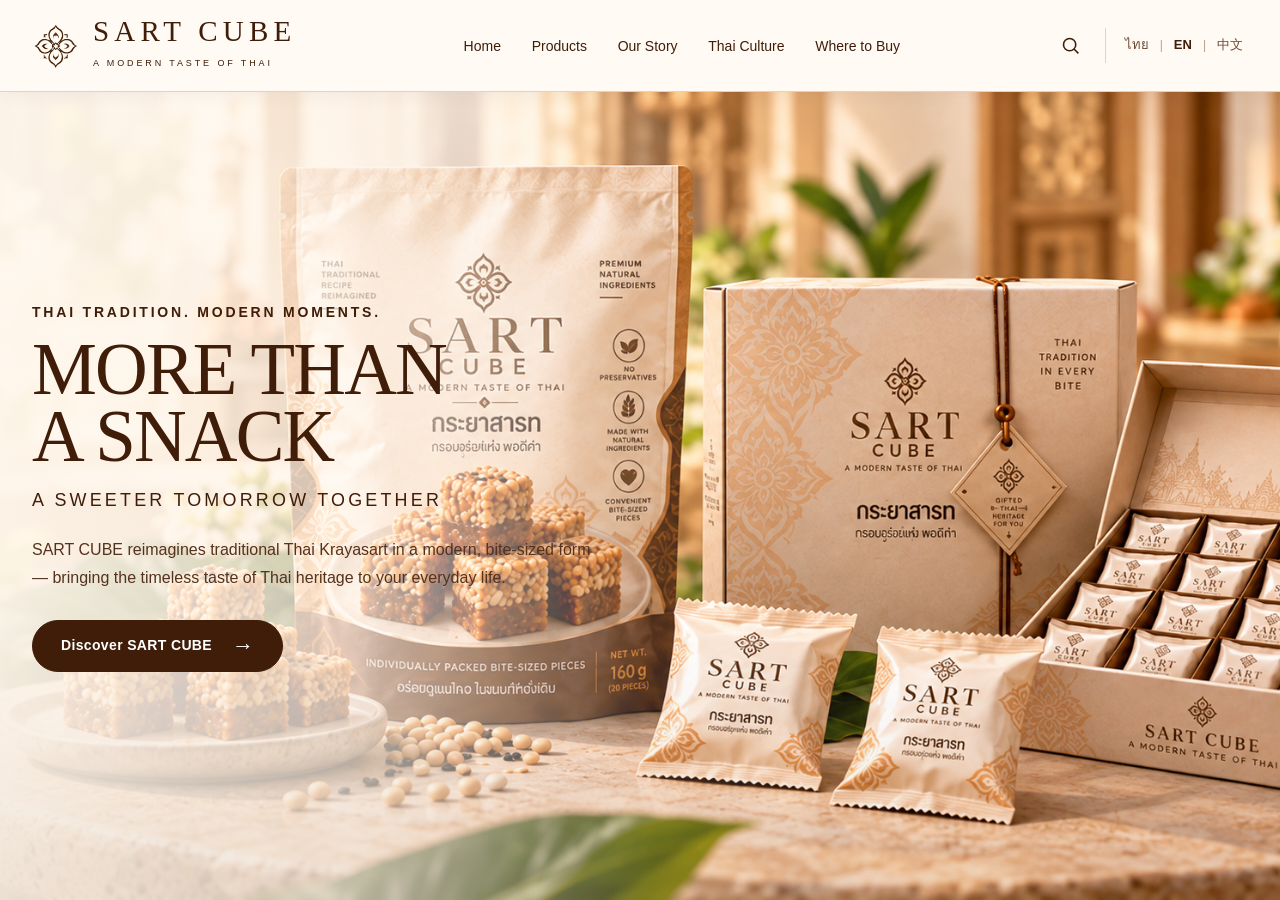
<file: index.html>
<!doctype html>
<html lang="en">
<head>
  <meta charset="utf-8"><meta name="viewport" content="width=device-width,initial-scale=1">
  <meta name="description" content="SART CUBE — Thai heritage in a modern bite.">
  <title>SART CUBE — More Than a Snack</title>
  <link rel="icon" type="image/png" href="assets/kanok-logo.png"><link rel="stylesheet" href="assets/site.css">
</head>
<body>
  <header class="site-header"><nav class="site-nav container" aria-label="Primary navigation">
    <a class="brand" href="index.html" aria-label="SART CUBE"><img class="brand-logo" src="assets/kanok-logo.png" alt=""><span><span class="brand-name">SART CUBE</span><span class="brand-tag"><br>A MODERN TASTE OF THAI</span></span></a>
    <div class="main-menu"><a href="home.html" data-i18n="navHome">Home</a><a href="products.html" data-i18n="navProducts">Products</a><a href="story.html" data-i18n="navStory">Our Story</a><a href="culture.html" data-i18n="navCulture">Thai Culture</a><a href="buy.html" data-i18n="navBuy">Where to Buy</a></div>
    <div class="nav-tools"><button class="icon-button search-trigger" type="button" aria-label="Search"><svg viewBox="0 0 24 24" fill="none" stroke-width="1.8"><circle cx="11" cy="11" r="7"></circle><path d="m16 16 5 5"></path></svg></button><div class="language-switcher" aria-label="Language"><button class="lang" data-lang="th">ไทย</button><span>|</span><button class="lang" data-lang="en">EN</button><span>|</span><button class="lang" data-lang="zh">中文</button></div><button class="menu-toggle" type="button" aria-label="Menu" aria-expanded="false">☰</button></div>
  </nav></header>
  <main class="intro-main"><section class="intro-hero" aria-labelledby="intro-title">
    <img class="intro-background" src="assets/landing-bg.png" alt="SART CUBE Krayasart pouch, gift box and individual sachets">
    <div class="intro-content container"><div class="intro-copy"><p class="eyebrow" data-i18n="landingEye">THAI TRADITION. MODERN MOMENTS.</p><h1 class="hero-title" id="intro-title" data-i18n="landingTitle">MORE THAN<br>A SNACK</h1><p class="hero-subtitle" data-i18n="landingSub">A SWEETER TOMORROW TOGETHER</p><p class="hero-copy-text" data-i18n="landingBody">SART CUBE reimagines traditional Thai Krayasart in a modern, bite-sized form — bringing the timeless taste of Thai heritage to your everyday life.</p><a class="cta" href="home.html"><span data-i18n="discover">Discover SART CUBE</span><span class="cta-arrow" aria-hidden="true">→</span></a></div></div>
  </section></main>
  <script src="assets/site.js"></script>
</body></html>
</file>
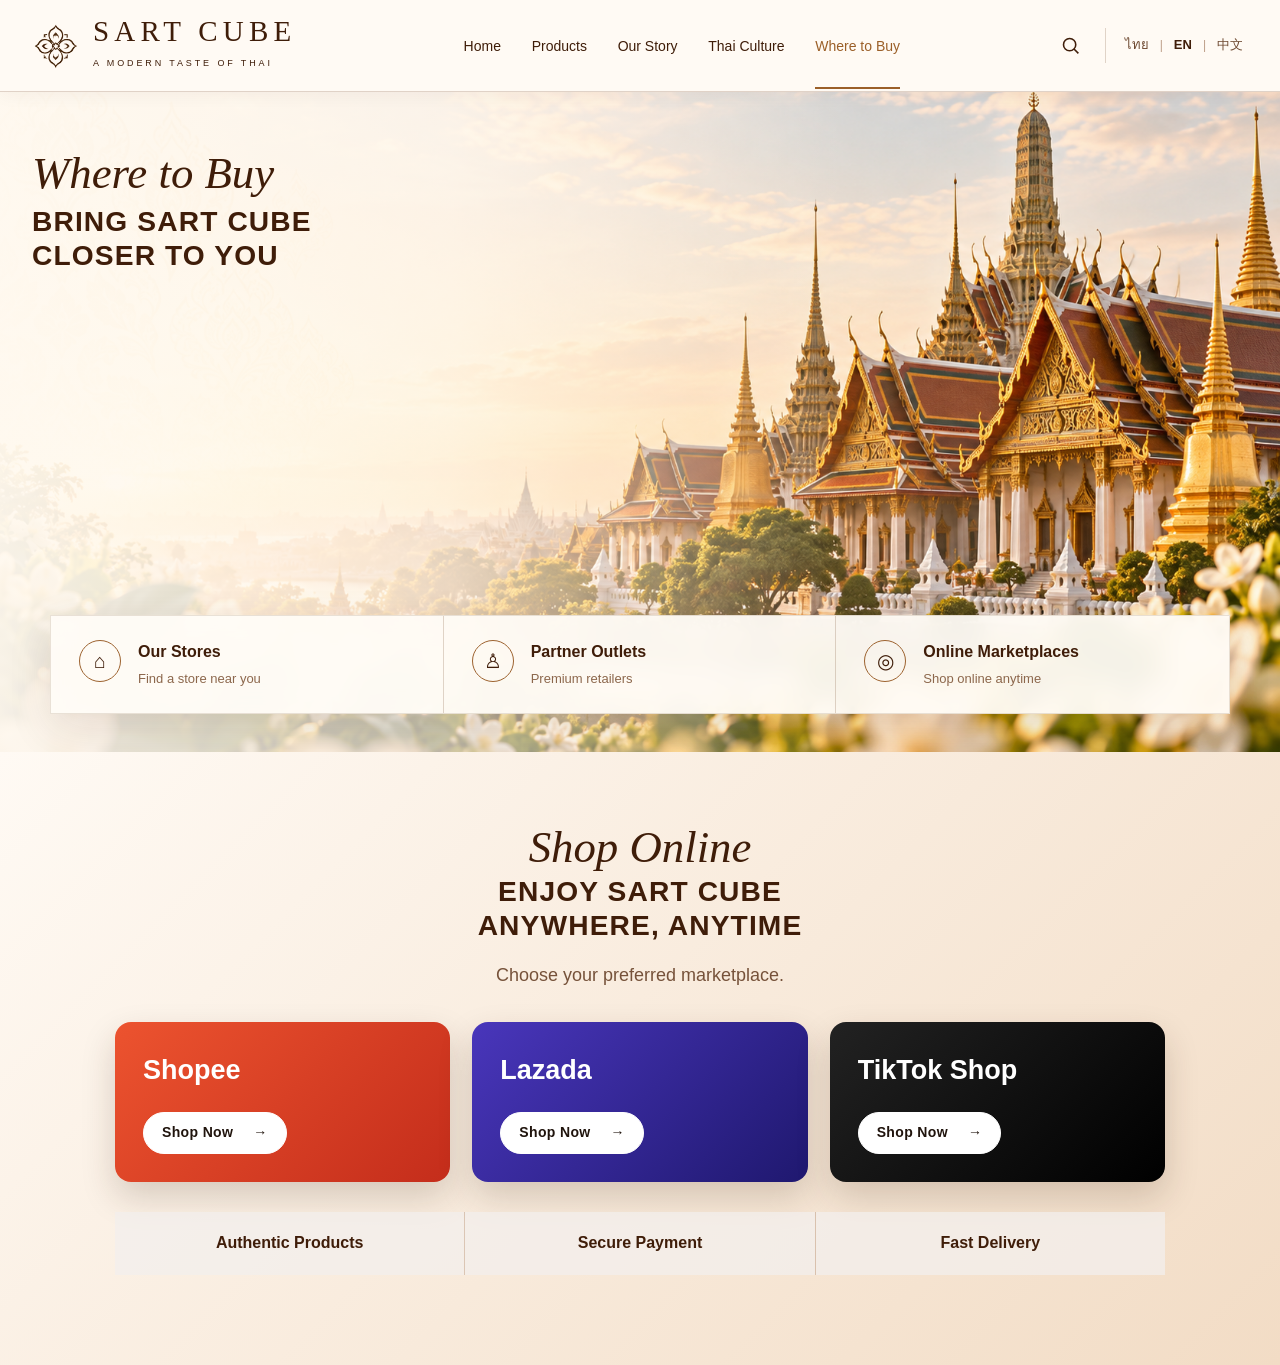
<file: buy.html>
<!doctype html>
<html lang="en"><head><meta charset="utf-8"><meta name="viewport" content="width=device-width,initial-scale=1"><meta name="description" content="Find SART CUBE in stores, partner outlets and online marketplaces."><title>Where to Buy — SART CUBE</title><link rel="icon" type="image/png" href="assets/kanok-logo.png"><link rel="stylesheet" href="assets/site.css"></head>
<body>
  <header class="site-header"><nav class="site-nav container" aria-label="Primary navigation"><a class="brand" href="index.html" aria-label="SART CUBE"><img class="brand-logo" src="assets/kanok-logo.png" alt=""><span><span class="brand-name">SART CUBE</span><span class="brand-tag"><br>A MODERN TASTE OF THAI</span></span></a><div class="main-menu"><a href="home.html" data-i18n="navHome">Home</a><a href="products.html" data-i18n="navProducts">Products</a><a href="story.html" data-i18n="navStory">Our Story</a><a href="culture.html" data-i18n="navCulture">Thai Culture</a><a class="active" href="buy.html" data-i18n="navBuy">Where to Buy</a></div><div class="nav-tools"><button class="icon-button search-trigger" type="button" aria-label="Search"><svg viewBox="0 0 24 24" fill="none" stroke-width="1.8"><circle cx="11" cy="11" r="7"></circle><path d="m16 16 5 5"></path></svg></button><div class="language-switcher"><button class="lang" data-lang="th">ไทย</button><span>|</span><button class="lang" data-lang="en">EN</button><span>|</span><button class="lang" data-lang="zh">中文</button></div><button class="menu-toggle" type="button" aria-label="Menu" aria-expanded="false">☰</button></div></nav></header>
  <main class="buy-page"><section class="buy-hero"><img src="assets/buy-bg.png" alt="Thai temple and white jasmine flowers"><div class="container"><div class="buy-copy"><h1 class="page-script" data-i18n="buyScript">Where to Buy</h1><h2 class="page-kicker" data-i18n="buyKicker">BRING SART CUBE<br>CLOSER TO YOU</h2></div></div><div class="channel-row"><article class="channel"><span class="channel-icon">⌂</span><h2 data-i18n="stores">Our Stores</h2><p data-i18n="storesSub">Find a store near you</p></article><article class="channel"><span class="channel-icon">♙</span><h2 data-i18n="partners">Partner Outlets</h2><p data-i18n="partnersSub">Premium retailers</p></article><article class="channel"><span class="channel-icon">◎</span><h2 data-i18n="marketplaces">Online Marketplaces</h2><p data-i18n="marketplacesSub">Shop online anytime</p></article></div></section>
  <section class="online-section" id="online"><div class="container"><header class="online-head"><h2 class="page-script" data-i18n="shopOnline">Shop Online</h2><h3 class="page-kicker" data-i18n="shopKicker">ENJOY SART CUBE<br>ANYWHERE, ANYTIME</h3><p data-i18n="shopBody">Choose your preferred marketplace.</p></header><div class="market-grid"><article class="market-card shopee"><span class="market-name">Shopee</span><a class="cta" href="#"><span data-i18n="shopNow">Shop Now</span><span>→</span></a></article><article class="market-card lazada"><span class="market-name">Lazada</span><a class="cta" href="#"><span data-i18n="shopNow">Shop Now</span><span>→</span></a></article><article class="market-card tiktok"><span class="market-name">TikTok Shop</span><a class="cta" href="#"><span data-i18n="shopNow">Shop Now</span><span>→</span></a></article></div><div class="assurances"><div class="assurance" data-i18n="authentic">Authentic Products</div><div class="assurance" data-i18n="secure">Secure Payment</div><div class="assurance" data-i18n="delivery">Fast Delivery</div></div></div></section></main><script src="assets/site.js"></script>
</body></html>
</file>
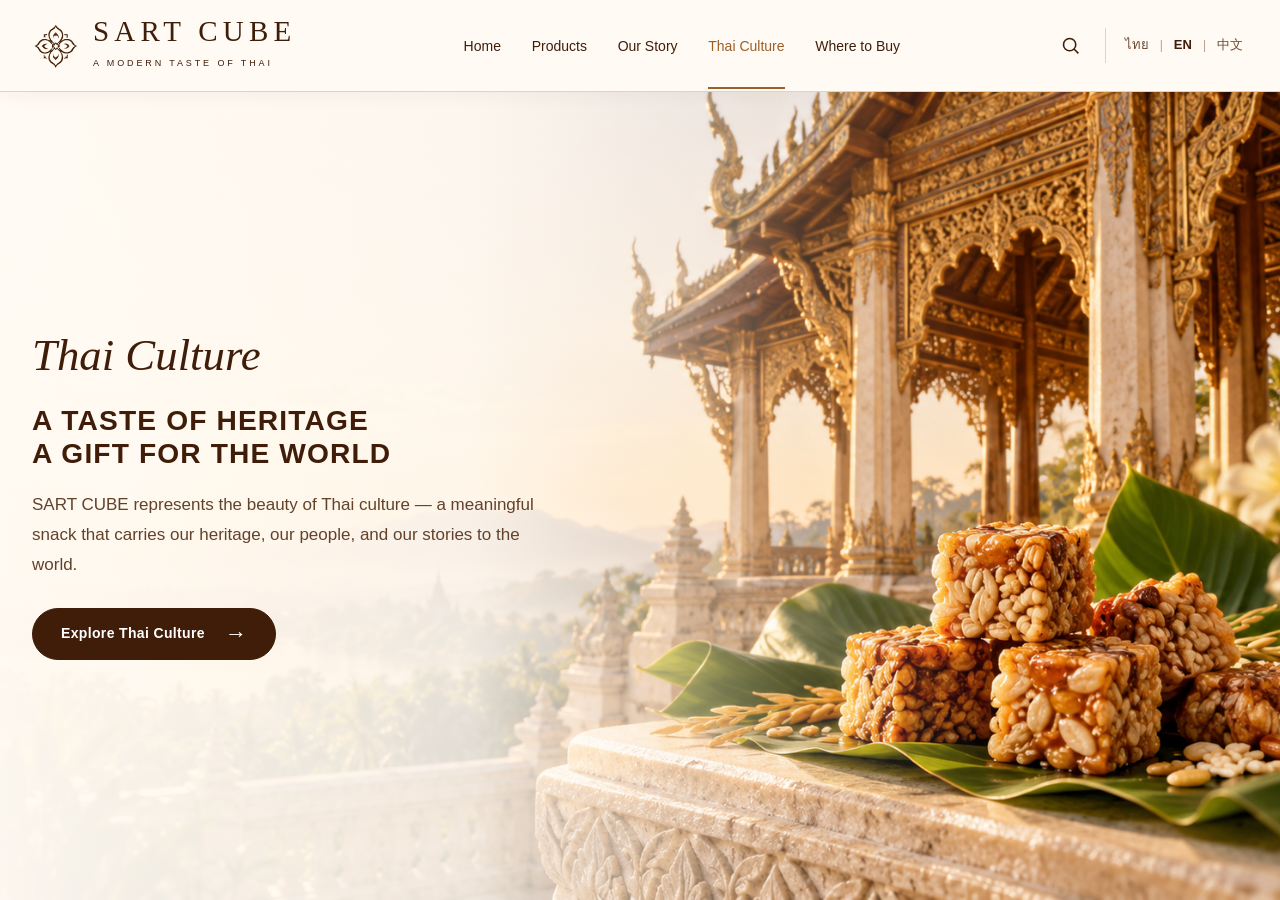
<file: culture.html>
<!doctype html>
<html lang="en"><head><meta charset="utf-8"><meta name="viewport" content="width=device-width,initial-scale=1"><meta name="description" content="Thai culture and heritage through SART CUBE."><title>Thai Culture — SART CUBE</title><link rel="icon" type="image/png" href="assets/kanok-logo.png"><link rel="stylesheet" href="assets/site.css"></head>
<body>
  <header class="site-header"><nav class="site-nav container" aria-label="Primary navigation"><a class="brand" href="index.html" aria-label="SART CUBE"><img class="brand-logo" src="assets/kanok-logo.png" alt=""><span><span class="brand-name">SART CUBE</span><span class="brand-tag"><br>A MODERN TASTE OF THAI</span></span></a><div class="main-menu"><a href="home.html" data-i18n="navHome">Home</a><a href="products.html" data-i18n="navProducts">Products</a><a href="story.html" data-i18n="navStory">Our Story</a><a class="active" href="culture.html" data-i18n="navCulture">Thai Culture</a><a href="buy.html" data-i18n="navBuy">Where to Buy</a></div><div class="nav-tools"><button class="icon-button search-trigger" type="button" aria-label="Search"><svg viewBox="0 0 24 24" fill="none" stroke-width="1.8"><circle cx="11" cy="11" r="7"></circle><path d="m16 16 5 5"></path></svg></button><div class="language-switcher"><button class="lang" data-lang="th">ไทย</button><span>|</span><button class="lang" data-lang="en">EN</button><span>|</span><button class="lang" data-lang="zh">中文</button></div><button class="menu-toggle" type="button" aria-label="Menu" aria-expanded="false">☰</button></div></nav></header>
  <main><section class="culture-page"><img src="assets/culture-bg.png" alt="Thai pavilion and Krayasart cubes"><div class="container"><div class="inner-copy"><h1 class="page-script" data-i18n="cultureScript">Thai Culture</h1><h2 class="page-kicker" data-i18n="cultureKicker">A TASTE OF HERITAGE<br>A GIFT FOR THE WORLD</h2><p data-i18n="cultureBody">SART CUBE represents the beauty of Thai culture — a meaningful snack that carries our heritage, our people, and our stories to the world.</p><a class="cta" href="buy.html"><span data-i18n="exploreCulture">Explore Thai Culture</span><span class="cta-arrow">→</span></a></div></div></section></main><script src="assets/site.js"></script>
</body></html>
</file>
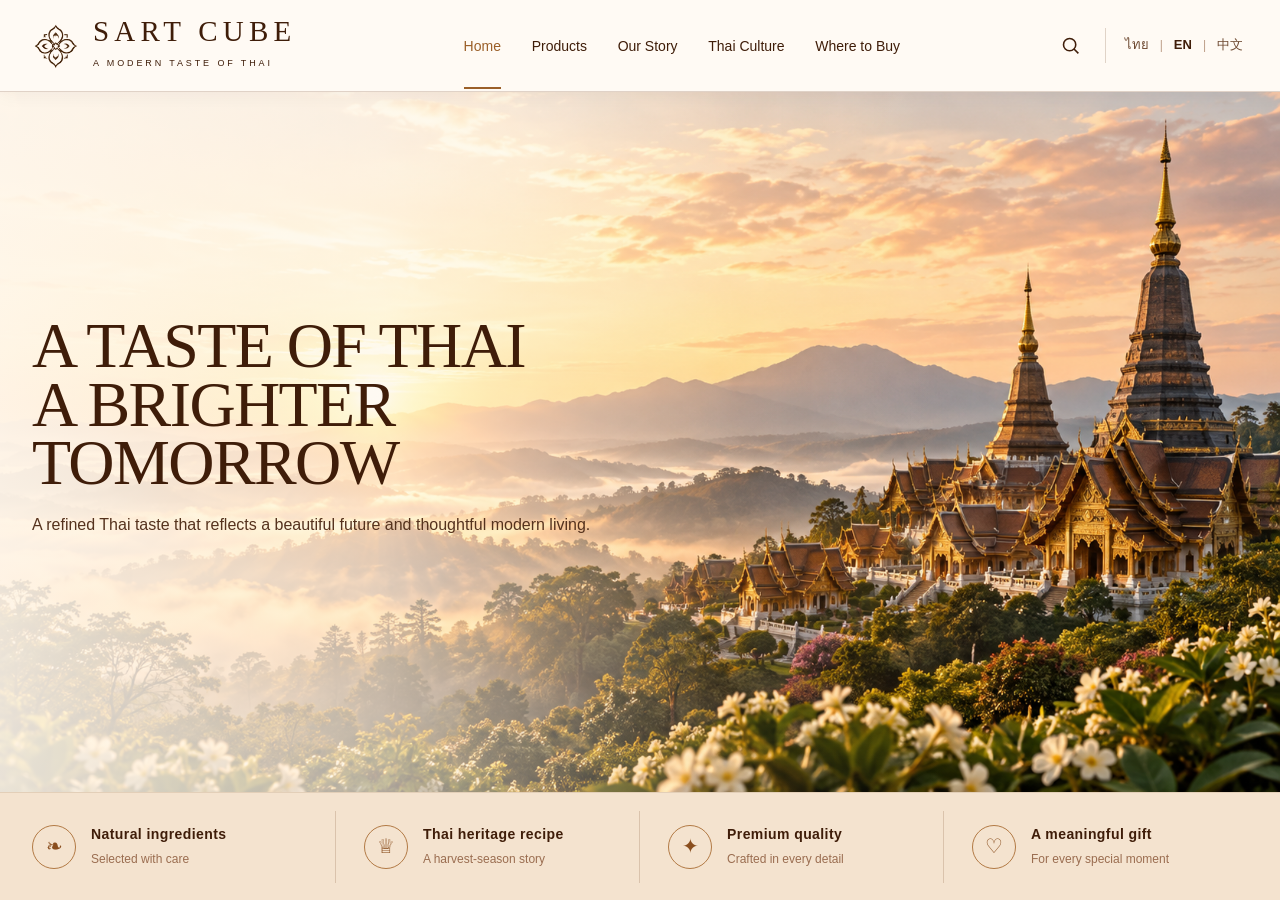
<file: home.html>
<!doctype html>
<html lang="en"><head><meta charset="utf-8"><meta name="viewport" content="width=device-width,initial-scale=1"><meta name="description" content="Discover SART CUBE, a modern taste of Thai heritage."><title>Home — SART CUBE</title><link rel="icon" type="image/png" href="assets/kanok-logo.png"><link rel="stylesheet" href="assets/site.css"></head>
<body>
  <header class="site-header"><nav class="site-nav container" aria-label="Primary navigation">
    <a class="brand" href="index.html" aria-label="SART CUBE"><img class="brand-logo" src="assets/kanok-logo.png" alt=""><span><span class="brand-name">SART CUBE</span><span class="brand-tag"><br>A MODERN TASTE OF THAI</span></span></a>
    <div class="main-menu"><a class="active" href="home.html" data-i18n="navHome">Home</a><a href="products.html" data-i18n="navProducts">Products</a><a href="story.html" data-i18n="navStory">Our Story</a><a href="culture.html" data-i18n="navCulture">Thai Culture</a><a href="buy.html" data-i18n="navBuy">Where to Buy</a></div>
    <div class="nav-tools"><button class="icon-button search-trigger" type="button" aria-label="Search"><svg viewBox="0 0 24 24" fill="none" stroke-width="1.8"><circle cx="11" cy="11" r="7"></circle><path d="m16 16 5 5"></path></svg></button><div class="language-switcher"><button class="lang" data-lang="th">ไทย</button><span>|</span><button class="lang" data-lang="en">EN</button><span>|</span><button class="lang" data-lang="zh">中文</button></div><button class="menu-toggle" type="button" aria-label="Menu" aria-expanded="false">☰</button></div>
  </nav></header>
  <main>
    <section class="visual-hero" aria-labelledby="home-title"><img class="visual-hero-bg" src="assets/home-bg.png" alt="Thai temple at sunrise"><div class="container"><div class="visual-copy"><h1 class="hero-title" id="home-title" data-i18n="homeTitle">A TASTE OF THAI<br>A BRIGHTER<br>TOMORROW</h1><p class="hero-copy-text" data-i18n="homeBody">A refined Thai taste that reflects a beautiful future and thoughtful modern living.</p></div></div></section>
    <section class="feature-strip" aria-label="Brand qualities"><div class="features container"><article class="feature"><span class="feature-icon">❧</span><span><strong data-i18n="natural">Natural ingredients</strong><small data-i18n="naturalSub">Selected with care</small></span></article><article class="feature"><span class="feature-icon">♕</span><span><strong data-i18n="heritage">Thai heritage recipe</strong><small data-i18n="heritageSub">A harvest-season story</small></span></article><article class="feature"><span class="feature-icon">✦</span><span><strong data-i18n="premium">Premium quality</strong><small data-i18n="premiumSub">Crafted in every detail</small></span></article><article class="feature"><span class="feature-icon">♡</span><span><strong data-i18n="meaning">A meaningful gift</strong><small data-i18n="meaningSub">For every special moment</small></span></article></div></section>
  </main><script src="assets/site.js"></script>
</body></html>
</file>
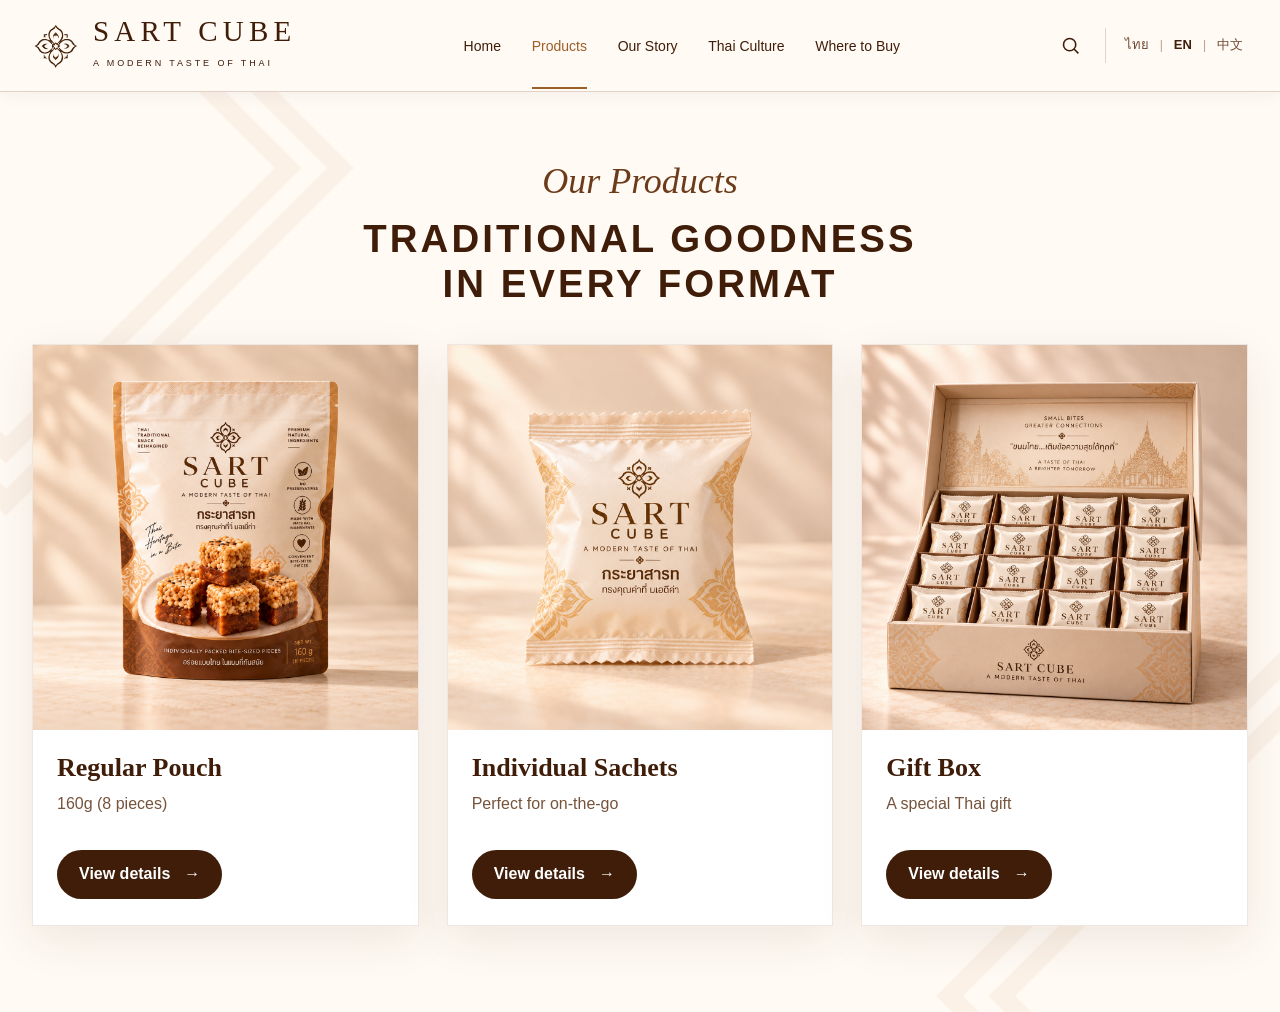
<file: products.html>
<!doctype html>
<html lang="en"><head><meta charset="utf-8"><meta name="viewport" content="width=device-width,initial-scale=1"><meta name="description" content="SART CUBE products in three refined formats."><title>Products — SART CUBE</title><link rel="icon" type="image/png" href="assets/kanok-logo.png"><link rel="stylesheet" href="assets/site.css"></head>
<body>
  <header class="site-header"><nav class="site-nav container" aria-label="Primary navigation">
    <a class="brand" href="index.html" aria-label="SART CUBE"><img class="brand-logo" src="assets/kanok-logo.png" alt=""><span><span class="brand-name">SART CUBE</span><span class="brand-tag"><br>A MODERN TASTE OF THAI</span></span></a>
    <div class="main-menu"><a href="home.html" data-i18n="navHome">Home</a><a class="active" href="products.html" data-i18n="navProducts">Products</a><a href="story.html" data-i18n="navStory">Our Story</a><a href="culture.html" data-i18n="navCulture">Thai Culture</a><a href="buy.html" data-i18n="navBuy">Where to Buy</a></div>
    <div class="nav-tools"><button class="icon-button search-trigger" type="button" aria-label="Search"><svg viewBox="0 0 24 24" fill="none" stroke-width="1.8"><circle cx="11" cy="11" r="7"></circle><path d="m16 16 5 5"></path></svg></button><div class="language-switcher"><button class="lang" data-lang="th">ไทย</button><span>|</span><button class="lang" data-lang="en">EN</button><span>|</span><button class="lang" data-lang="zh">中文</button></div><button class="menu-toggle" type="button" aria-label="Menu" aria-expanded="false">☰</button></div>
  </nav></header>
  <main class="catalog-page"><div class="container"><header class="catalog-head"><p class="script-title" data-i18n="ourProducts">Our Products</p><h1 data-i18n="productsTitle">TRADITIONAL GOODNESS<br>IN EVERY FORMAT</h1></header><section class="product-grid" aria-label="Products">
    <article class="product-card"><button class="product-image-button" type="button" data-product="pouch"><img src="assets/product-pouch.png" alt="Regular Pouch"></button><div class="product-info"><h2 data-i18n="regular">Regular Pouch</h2><p data-i18n="regularDesc">160g (8 pieces)</p><button class="detail-button" type="button" data-product="pouch"><span data-i18n="detail">View details</span><span aria-hidden="true">→</span></button></div></article>
    <article class="product-card"><button class="product-image-button" type="button" data-product="sachet"><img src="assets/product-sachet.png" alt="Individual Sachets"></button><div class="product-info"><h2 data-i18n="individual">Individual Sachets</h2><p data-i18n="individualDesc">Perfect for on-the-go</p><button class="detail-button" type="button" data-product="sachet"><span data-i18n="detail">View details</span><span aria-hidden="true">→</span></button></div></article>
    <article class="product-card"><button class="product-image-button" type="button" data-product="gift"><img src="assets/product-giftbox.png" alt="Gift Box"></button><div class="product-info"><h2 data-i18n="giftbox">Gift Box</h2><p data-i18n="giftboxDesc">A special Thai gift</p><button class="detail-button" type="button" data-product="gift"><span data-i18n="detail">View details</span><span aria-hidden="true">→</span></button></div></article>
  </section></div></main><script src="assets/site.js"></script>
</body></html>
</file>
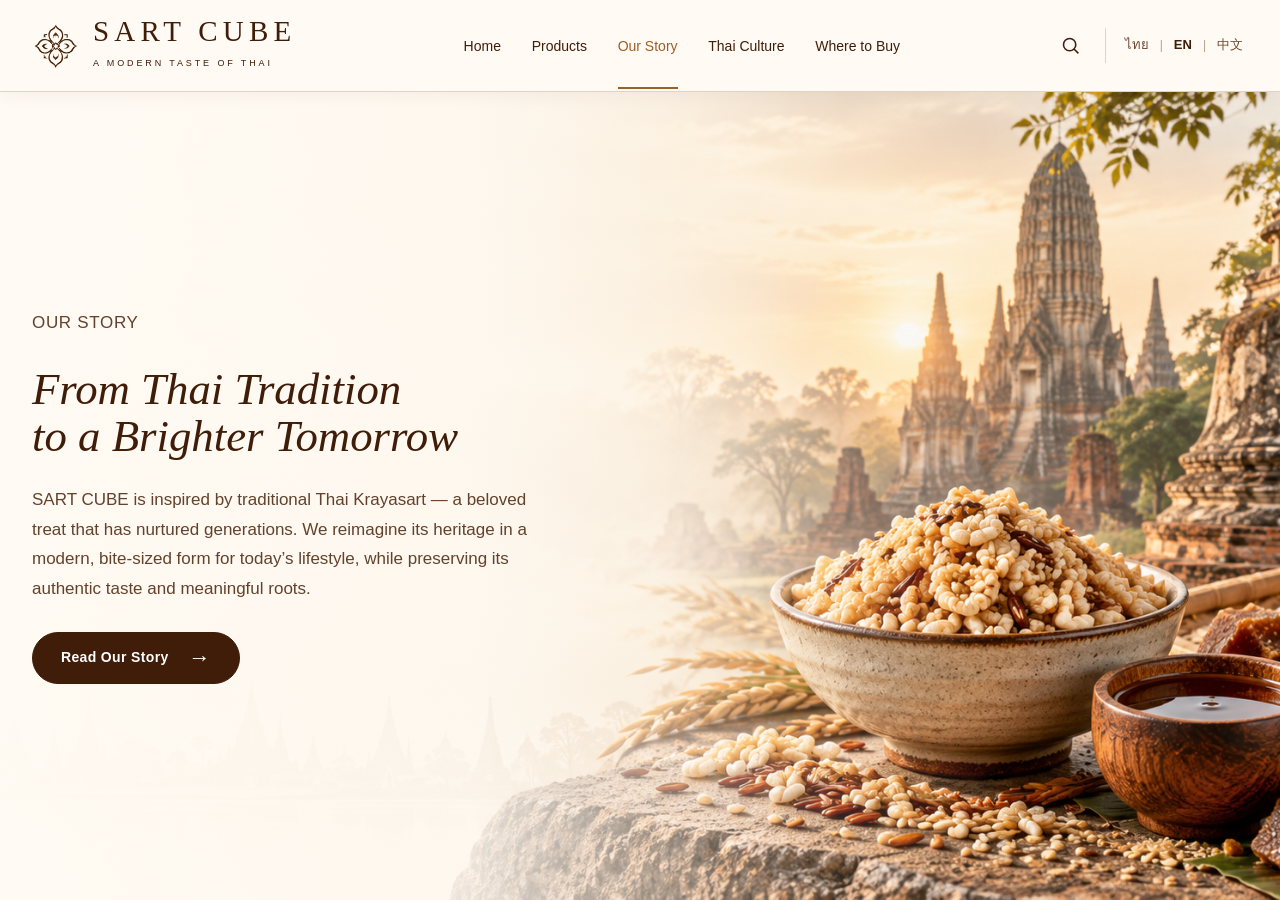
<file: story.html>
<!doctype html>
<html lang="en"><head><meta charset="utf-8"><meta name="viewport" content="width=device-width,initial-scale=1"><meta name="description" content="The story behind SART CUBE and Thai Krayasart."><title>Our Story — SART CUBE</title><link rel="icon" type="image/png" href="assets/kanok-logo.png"><link rel="stylesheet" href="assets/site.css"></head>
<body>
  <header class="site-header"><nav class="site-nav container" aria-label="Primary navigation"><a class="brand" href="index.html" aria-label="SART CUBE"><img class="brand-logo" src="assets/kanok-logo.png" alt=""><span><span class="brand-name">SART CUBE</span><span class="brand-tag"><br>A MODERN TASTE OF THAI</span></span></a><div class="main-menu"><a href="home.html" data-i18n="navHome">Home</a><a href="products.html" data-i18n="navProducts">Products</a><a class="active" href="story.html" data-i18n="navStory">Our Story</a><a href="culture.html" data-i18n="navCulture">Thai Culture</a><a href="buy.html" data-i18n="navBuy">Where to Buy</a></div><div class="nav-tools"><button class="icon-button search-trigger" type="button" aria-label="Search"><svg viewBox="0 0 24 24" fill="none" stroke-width="1.8"><circle cx="11" cy="11" r="7"></circle><path d="m16 16 5 5"></path></svg></button><div class="language-switcher"><button class="lang" data-lang="th">ไทย</button><span>|</span><button class="lang" data-lang="en">EN</button><span>|</span><button class="lang" data-lang="zh">中文</button></div><button class="menu-toggle" type="button" aria-label="Menu" aria-expanded="false">☰</button></div></nav></header>
  <main><section class="story-page"><img src="assets/story-bg.png" alt="Thai temple, grains and palm sugar"><div class="container"><div class="inner-copy"><p class="page-kicker" data-i18n="storyKicker">OUR STORY</p><h1 class="page-script" data-i18n="storyScript">From Thai Tradition<br>to a Brighter Tomorrow</h1><p data-i18n="storyBody">SART CUBE is inspired by traditional Thai Krayasart — a beloved treat that has nurtured generations. We reimagine its heritage in a modern, bite-sized form for today’s lifestyle, while preserving its authentic taste and meaningful roots.</p><a class="cta" href="culture.html"><span data-i18n="readStory">Read Our Story</span><span class="cta-arrow">→</span></a></div></div></section></main><script src="assets/site.js"></script>
</body></html>
</file>
<file: assets/site.css>
:root{
  --ink:#3f1d09;--ink-soft:#6f4a32;--gold:#9b5f28;--cream:#fffaf3;--sand:#f3e2cd;
  --line:rgba(101,54,22,.2);--header:92px;--serif:Georgia,"Times New Roman",serif;
  --sans:"Noto Sans Thai","Leelawadee UI",Tahoma,Arial,sans-serif
}
*{box-sizing:border-box}html{scroll-behavior:smooth}body{margin:0;color:var(--ink);background:var(--cream);font-family:var(--sans);font-size:16px;line-height:1.55}body.modal-open{overflow:hidden}a{color:inherit;text-decoration:none}button,input{font:inherit}img{display:block;max-width:100%}.sr-only{position:absolute!important;width:1px!important;height:1px!important;padding:0!important;margin:-1px!important;overflow:hidden!important;clip:rect(0,0,0,0)!important;white-space:nowrap!important;border:0!important}.container{width:min(1420px,calc(100% - 64px));margin-inline:auto}

.site-header{height:var(--header);position:relative;z-index:30;background:rgba(255,250,244,.97);border-bottom:1px solid var(--line);box-shadow:0 2px 18px rgba(62,31,12,.05)}.site-nav{height:100%;display:grid;grid-template-columns:auto 1fr auto;align-items:center;gap:34px}.brand{display:flex;align-items:center;gap:13px;min-width:280px}.brand-logo{width:48px;height:48px;object-fit:contain}.brand-name{font-family:var(--serif);font-size:29px;line-height:1;letter-spacing:.18em;white-space:nowrap}.brand-tag{margin-top:7px;font-size:9px;line-height:1;letter-spacing:.32em;white-space:nowrap}.main-menu{display:flex;align-items:center;justify-content:center;gap:clamp(20px,2.4vw,44px)}.main-menu a{font-size:14px;white-space:nowrap;padding:34px 0 30px;border-bottom:2px solid transparent;transition:.2s}.main-menu a:hover,.main-menu a.active{color:var(--gold);border-bottom-color:var(--gold)}.nav-tools{display:flex;align-items:center;gap:15px}.icon-button,.menu-toggle{border:0;background:transparent;color:var(--ink);width:38px;height:38px;display:grid;place-items:center;cursor:pointer;border-radius:50%}.icon-button:hover,.menu-toggle:hover{background:var(--sand)}.icon-button svg{width:21px;height:21px;stroke:currentColor}.language-switcher{display:flex;align-items:center;gap:6px;padding-left:14px;border-left:1px solid var(--line)}.language-switcher span{color:#bc9d86;font-size:12px}.lang{border:0;background:transparent;color:var(--ink-soft);padding:7px 5px;cursor:pointer;font-size:13px}.lang.active{font-weight:700;color:var(--ink)}.menu-toggle{display:none;font-size:23px}

.eyebrow{margin:0 0 12px;font-size:14px;font-weight:600;letter-spacing:.2em;text-transform:uppercase}.hero-title{font-family:var(--serif);font-weight:400;font-size:clamp(54px,5.4vw,94px);line-height:.92;letter-spacing:-.025em;margin:0 0 18px;max-width:760px}html[lang="th"] .hero-title,html[lang="zh-Hans"] .hero-title{font-family:var(--sans);font-weight:500;line-height:1.08;letter-spacing:-.035em}.hero-subtitle{font-size:clamp(17px,1.4vw,23px);letter-spacing:.18em;text-transform:uppercase;margin:0 0 23px;line-height:1.35}html[lang="th"] .hero-subtitle,html[lang="zh-Hans"] .hero-subtitle{text-transform:none;letter-spacing:.04em}.hero-copy-text{max-width:610px;margin:0 0 28px;color:#55321d;font-size:clamp(16px,1.15vw,19px);line-height:1.75}.cta{display:inline-flex;align-items:center;justify-content:center;gap:20px;min-height:52px;padding:0 28px;border:1px solid var(--ink);border-radius:999px;background:var(--ink);color:#fff;font-weight:600;font-size:14px;letter-spacing:.025em;transition:.2s;cursor:pointer}.cta:hover{background:#6b3b19;border-color:#6b3b19;transform:translateY(-1px)}.cta.light{background:rgba(255,250,244,.88);color:var(--ink);backdrop-filter:blur(8px)}.cta.light:hover{background:#fff}.cta-arrow{font-size:22px;font-weight:300}

.intro-main{height:calc(100svh - var(--header));min-height:620px}.intro-hero{position:relative;height:100%;overflow:hidden;isolation:isolate}.intro-background{position:absolute;inset:0;width:100%;height:100%;object-fit:cover;object-position:center;z-index:-3}.intro-hero::before{content:"";position:absolute;inset:0;z-index:-2;background:linear-gradient(90deg,rgba(255,247,237,.95) 0%,rgba(255,247,237,.73) 27%,rgba(255,247,237,.12) 51%,rgba(255,247,237,0) 72%)}.intro-hero::after{content:"";position:absolute;inset:0;z-index:-1;background:linear-gradient(0deg,rgba(62,25,5,.08),transparent 35%)}.intro-content{height:100%;display:flex;align-items:center;padding-bottom:2vh}.intro-copy{width:min(47%,700px)}.intro-copy .hero-title{font-size:clamp(58px,5.7vw,100px)}

.visual-hero{position:relative;min-height:calc(100svh - var(--header) - 108px);display:flex;align-items:center;overflow:hidden;isolation:isolate}.visual-hero-bg{position:absolute;inset:0;width:100%;height:100%;object-fit:cover;object-position:center;z-index:-3}.visual-hero::before{content:"";position:absolute;inset:0;z-index:-2;background:linear-gradient(90deg,rgba(255,248,238,.9) 0%,rgba(255,248,238,.65) 30%,rgba(255,248,238,.05) 58%,transparent 74%)}.visual-copy{width:min(46%,690px);padding:70px 0}.visual-copy .hero-title{font-size:clamp(52px,5vw,88px)}.feature-strip{min-height:108px;background:#f4e3cf;border-top:1px solid rgba(112,69,35,.13);display:flex;align-items:center}.features{display:grid;grid-template-columns:repeat(4,1fr)}.feature{min-height:72px;display:flex;align-items:center;gap:15px;padding:10px 28px;border-right:1px solid rgba(113,70,36,.2)}.feature:first-child{padding-left:0}.feature:last-child{border-right:0;padding-right:0}.feature-icon{width:44px;height:44px;flex:0 0 auto;border:1px solid #b27a45;border-radius:50%;display:grid;place-items:center;font-family:var(--serif);font-size:20px;color:#8a4e1e}.feature strong{display:block;font-size:14px;letter-spacing:.03em}.feature small{display:block;margin-top:4px;color:#9a6d50;font-size:12px}

.catalog-page{min-height:calc(100svh - var(--header));padding:62px 0 86px;background:#fffaf4;position:relative;overflow:hidden}.catalog-page::before,.catalog-page::after{content:"";position:absolute;width:380px;height:380px;border:56px double rgba(196,135,79,.08);transform:rotate(45deg);z-index:0}.catalog-page::before{left:-240px;top:-170px}.catalog-page::after{right:-250px;bottom:-230px}.catalog-head{position:relative;z-index:1;text-align:center;margin-bottom:38px}.script-title{font-family:var(--serif);font-size:36px;font-style:italic;font-weight:400;margin:0;color:#6c3b1a}.catalog-head h1{font-size:clamp(27px,3vw,46px);line-height:1.18;letter-spacing:.08em;margin:6px 0 0;text-transform:uppercase}html[lang="th"] .catalog-head h1,html[lang="zh-Hans"] .catalog-head h1{text-transform:none;letter-spacing:.02em}.product-grid{position:relative;z-index:1;display:grid;grid-template-columns:repeat(3,1fr);gap:28px;max-width:1240px;margin-inline:auto}.product-card{background:#fff;border:1px solid rgba(113,64,29,.13);box-shadow:0 14px 42px rgba(77,42,18,.09);display:flex;flex-direction:column;min-width:0}.product-image-button{border:0;padding:0;background:#f7ede2;cursor:pointer;overflow:hidden;aspect-ratio:1/1}.product-image-button img{width:100%;height:100%;object-fit:cover;transition:transform .45s}.product-image-button:hover img{transform:scale(1.025)}.product-info{padding:23px 24px 26px;display:flex;flex-direction:column;align-items:flex-start;gap:10px;flex:1}.product-info h2{font-family:var(--serif);font-size:26px;line-height:1.12;margin:0}html[lang="th"] .product-info h2,html[lang="zh-Hans"] .product-info h2{font-family:var(--sans)}.product-info p{margin:0;color:#76533b;min-height:48px}.detail-button{margin-top:auto;border:0;background:var(--ink);color:#fff;border-radius:999px;padding:12px 22px;cursor:pointer;font-weight:600;display:inline-flex;gap:14px;align-items:center}.detail-button:hover{background:#6b3b19}

.story-page,.culture-page{min-height:calc(100svh - var(--header));position:relative;isolation:isolate;display:flex;align-items:center;overflow:hidden}.story-page>img,.culture-page>img{position:absolute;inset:0;width:100%;height:100%;object-fit:cover;z-index:-3}.story-page::before,.culture-page::before{content:"";position:absolute;inset:0;z-index:-2;background:linear-gradient(90deg,rgba(255,250,243,.98) 0%,rgba(255,250,243,.86) 37%,rgba(255,250,243,.18) 62%,transparent 78%)}.inner-copy{width:min(43%,610px);padding:70px 0}.page-script{font-family:var(--serif);font-size:clamp(34px,3.5vw,58px);font-style:italic;font-weight:400;line-height:1.06;margin:0 0 24px}html[lang="th"] .page-script,html[lang="zh-Hans"] .page-script{font-family:var(--sans);font-style:normal;font-weight:500}.page-kicker{font-size:clamp(22px,2.2vw,38px);text-transform:uppercase;line-height:1.18;letter-spacing:.04em;margin:0 0 20px}html[lang="th"] .page-kicker,html[lang="zh-Hans"] .page-kicker{text-transform:none}.inner-copy p{font-size:17px;line-height:1.75;color:#63422c;margin:0 0 28px}

.buy-page{min-height:calc(100svh - var(--header));background:#fff8ef}.buy-hero{position:relative;min-height:660px;display:flex;align-items:flex-start;isolation:isolate;overflow:hidden;padding-top:58px}.buy-hero>img{position:absolute;inset:0;width:100%;height:100%;object-fit:cover;z-index:-3}.buy-hero::before{content:"";position:absolute;inset:0;z-index:-2;background:linear-gradient(90deg,rgba(255,249,240,.96),rgba(255,249,240,.69) 35%,transparent 66%)}.buy-copy{width:min(44%,620px)}.buy-copy .page-script{margin-bottom:8px}.channel-row{position:absolute;left:50%;bottom:38px;transform:translateX(-50%);width:min(1180px,calc(100% - 64px));display:grid;grid-template-columns:repeat(3,1fr);background:rgba(255,252,247,.94);border:1px solid rgba(100,57,26,.14);box-shadow:0 14px 44px rgba(65,34,15,.12);backdrop-filter:blur(12px)}.channel{padding:24px 28px;display:grid;grid-template-columns:45px 1fr;gap:4px 14px;border-right:1px solid var(--line)}.channel:last-child{border-right:0}.channel-icon{grid-row:1/3;width:42px;height:42px;border:1px solid #9c622f;border-radius:50%;display:grid;place-items:center;font-size:20px}.channel h2{margin:0;font-size:16px}.channel p{margin:0;color:#8c674c;font-size:13px}.online-section{padding:72px 0 90px;background:linear-gradient(135deg,#fffaf4,#f2dcc5)}.online-head{text-align:center;margin-bottom:32px}.online-head .page-script{margin-bottom:4px}.online-head p{margin:0;color:#76523a;font-size:18px}.market-grid{display:grid;grid-template-columns:repeat(3,1fr);gap:22px;max-width:1050px;margin-inline:auto}.market-card{border-radius:16px;padding:28px;color:#fff;min-height:160px;display:flex;flex-direction:column;justify-content:space-between;box-shadow:0 15px 34px rgba(54,31,18,.18)}.market-card.shopee{background:linear-gradient(135deg,#ec532f,#c42d1b)}.market-card.lazada{background:linear-gradient(135deg,#4936bb,#1f186f)}.market-card.tiktok{background:linear-gradient(135deg,#222,#000)}.market-name{font-size:27px;font-weight:700}.market-card .cta{align-self:flex-start;min-height:42px;background:white;color:#20140d;border-color:#fff;padding:0 18px}.assurances{margin-top:30px;display:grid;grid-template-columns:repeat(3,1fr);gap:1px;background:var(--line);max-width:1050px;margin-inline:auto}.assurance{background:rgba(255,255,255,.7);padding:19px;text-align:center;font-weight:600}

dialog{border:0;padding:0;background:transparent;max-width:none;max-height:none}dialog::backdrop{background:rgba(38,18,7,.63);backdrop-filter:blur(4px)}.dialog-panel{width:min(900px,calc(100vw - 36px));max-height:calc(100vh - 36px);overflow:auto;background:#fffaf4;box-shadow:0 24px 80px rgba(25,12,4,.35);position:relative}.dialog-close{position:absolute;right:18px;top:16px;z-index:2;border:0;background:rgba(255,255,255,.85);width:42px;height:42px;border-radius:50%;font-size:25px;cursor:pointer;color:var(--ink)}.product-dialog-content{display:grid;grid-template-columns:1fr 1fr}.product-dialog-content img{width:100%;height:100%;min-height:560px;object-fit:cover}.product-dialog-copy{padding:68px 48px 48px}.product-dialog-copy h2{font-family:var(--serif);font-size:42px;line-height:1.07;margin:0 0 18px}.product-dialog-copy p{font-size:17px;color:#725039}.product-dialog-copy ul{padding-left:20px;color:#725039;margin:22px 0 32px}.search-panel{width:min(680px,calc(100vw - 36px));padding:44px;background:#fffaf4;position:relative;box-shadow:0 24px 80px rgba(25,12,4,.35)}.search-panel h2{font-family:var(--serif);font-size:35px;margin:0 0 18px}.search-panel input{width:100%;border:1px solid var(--line);background:#fff;padding:15px 17px;font-size:17px;outline:none}.search-panel input:focus{border-color:var(--gold)}.search-results{display:grid;gap:8px;margin-top:16px}.search-result{display:flex;justify-content:space-between;align-items:center;padding:13px 15px;background:#f5e6d5}.search-empty{color:#856148;margin:16px 0 0}

@media(max-width:1100px){:root{--header:80px}.container{width:min(calc(100% - 40px),1420px)}.brand{min-width:220px}.brand-logo{width:41px;height:41px}.brand-name{font-size:23px}.brand-tag{font-size:7px}.main-menu{gap:16px}.main-menu a{font-size:12px}.nav-tools{gap:7px}.language-switcher{padding-left:7px}.lang{font-size:12px;padding-inline:3px}.visual-copy,.inner-copy,.buy-copy{width:53%}.channel-row{width:calc(100% - 40px)}.channel{padding:20px}}
@media(max-width:820px){.site-nav{grid-template-columns:auto 1fr auto}.brand{min-width:0}.main-menu{position:absolute;left:0;right:0;top:var(--header);display:none;background:#fffaf4;border-bottom:1px solid var(--line);padding:15px 20px;box-shadow:0 15px 25px rgba(51,27,13,.09)}.main-menu.open{display:grid}.main-menu a{padding:10px 0;border:0;font-size:15px}.menu-toggle{display:grid}.language-switcher{border-left:0}.intro-main{min-height:650px}.intro-hero::before{background:linear-gradient(90deg,rgba(255,247,237,.94),rgba(255,247,237,.68) 60%,rgba(255,247,237,.15))}.intro-background{object-position:58% center}.intro-copy{width:72%}.intro-copy .hero-title{font-size:clamp(48px,10vw,72px)}.visual-hero{min-height:660px}.visual-hero-bg{object-position:66% center}.visual-hero::before{background:linear-gradient(90deg,rgba(255,248,238,.94),rgba(255,248,238,.72) 62%,rgba(255,248,238,.12))}.visual-copy{width:72%}.features{grid-template-columns:1fr 1fr}.feature{border-bottom:1px solid var(--line)}.feature:nth-child(2){border-right:0}.feature:nth-child(3),.feature:nth-child(4){border-bottom:0}.product-grid{grid-template-columns:1fr;max-width:520px}.product-info p{min-height:auto}.story-page>img,.culture-page>img{object-position:65% center}.story-page::before,.culture-page::before{background:linear-gradient(90deg,rgba(255,250,243,.98),rgba(255,250,243,.84) 64%,rgba(255,250,243,.12))}.inner-copy{width:70%}.buy-hero{min-height:870px}.buy-hero>img{object-position:68% center}.buy-copy{width:70%}.channel-row{grid-template-columns:1fr;bottom:28px}.channel{border-right:0;border-bottom:1px solid var(--line)}.channel:last-child{border-bottom:0}.market-grid{grid-template-columns:1fr;max-width:520px}.assurances{grid-template-columns:1fr;max-width:520px}.product-dialog-content{grid-template-columns:1fr}.product-dialog-content img{min-height:0;aspect-ratio:1/1}.product-dialog-copy{padding:35px 28px 38px}}
@media(max-width:560px){:root{--header:74px}.container{width:calc(100% - 28px)}.brand-logo{width:37px;height:37px}.brand-name{font-size:18px;letter-spacing:.14em}.brand-tag{display:none}.nav-tools{gap:1px}.language-switcher{gap:1px}.lang{font-size:11px}.language-switcher span{display:none}.icon-button{width:34px}.menu-toggle{width:34px}.intro-main{height:calc(100svh - var(--header));min-height:610px}.intro-background{object-position:62% center}.intro-hero::before{background:linear-gradient(90deg,rgba(255,247,237,.96),rgba(255,247,237,.78) 72%,rgba(255,247,237,.23))}.intro-content{align-items:flex-end;padding-bottom:48px}.intro-copy{width:100%}.intro-copy .hero-title{font-size:46px;max-width:350px}.hero-subtitle{font-size:15px;letter-spacing:.1em}.hero-copy-text{font-size:15px;max-width:350px}.cta{min-height:48px;padding:0 23px}.visual-hero{min-height:680px;align-items:flex-end}.visual-hero-bg{object-position:69% center}.visual-hero::before{background:linear-gradient(0deg,rgba(255,248,238,.97),rgba(255,248,238,.74) 55%,rgba(255,248,238,.05))}.visual-copy{width:100%;padding:250px 0 40px}.visual-copy .hero-title{font-size:44px}.feature-strip{padding:12px 0}.features{grid-template-columns:1fr}.feature{border-right:0!important;border-bottom:1px solid var(--line)!important;padding:12px 0!important}.feature:last-child{border-bottom:0!important}.catalog-page{padding-top:42px}.script-title{font-size:30px}.catalog-head h1{font-size:26px}.product-grid{gap:20px}.story-page,.culture-page{min-height:700px;align-items:flex-end}.story-page>img,.culture-page>img{object-position:69% center}.story-page::before,.culture-page::before{background:linear-gradient(0deg,rgba(255,250,243,.98),rgba(255,250,243,.74) 60%,rgba(255,250,243,.08))}.inner-copy{width:100%;padding:260px 0 44px}.page-script{font-size:38px}.page-kicker{font-size:25px}.inner-copy p{font-size:15px}.buy-hero{min-height:930px}.buy-hero::before{background:linear-gradient(0deg,rgba(255,249,240,.98),rgba(255,249,240,.66) 66%,rgba(255,249,240,.05))}.buy-copy{width:100%}.buy-copy .page-script{font-size:38px}.channel-row{width:calc(100% - 28px)}.online-section{padding:52px 0 65px}.search-panel{padding:38px 22px 25px}.product-dialog-copy h2{font-size:34px}}
@media(prefers-reduced-motion:reduce){*{scroll-behavior:auto!important;transition:none!important}}
</file>
